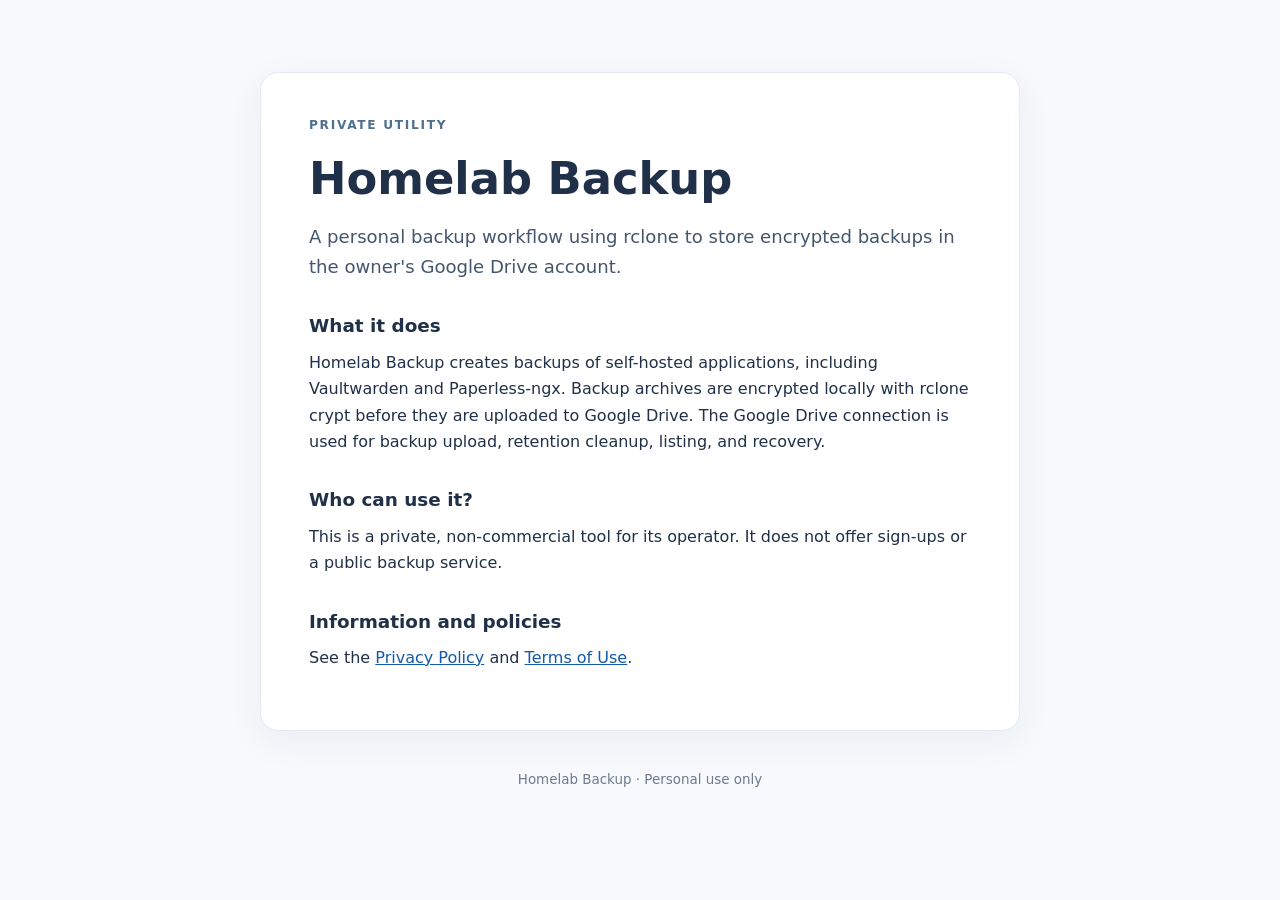
<file: index.html>
<!doctype html>
<html lang="en">
<head>
  <meta charset="utf-8">
  <meta name="viewport" content="width=device-width, initial-scale=1">
  <title>Homelab Backup — Personal Google Drive Backup Utility</title>
  <meta name="description" content="Information about a private rclone-based encrypted Google Drive backup utility.">
  <link rel="stylesheet" href="style.css">
</head>
<body>
  <main>
    <p class="eyebrow">PRIVATE UTILITY</p>
    <h1>Homelab Backup</h1>
    <p class="lead">A personal backup workflow using rclone to store encrypted backups in the owner's Google Drive account.</p>
    <h2>What it does</h2>
    <p>Homelab Backup creates backups of self-hosted applications, including Vaultwarden and Paperless-ngx. Backup archives are encrypted locally with rclone crypt before they are uploaded to Google Drive. The Google Drive connection is used for backup upload, retention cleanup, listing, and recovery.</p>
    <h2>Who can use it?</h2>
    <p>This is a private, non-commercial tool for its operator. It does not offer sign-ups or a public backup service.</p>
    <h2>Information and policies</h2>
    <p>See the <a href="privacy.html">Privacy Policy</a> and <a href="terms.html">Terms of Use</a>.</p>
  </main>
  <footer>Homelab Backup · Personal use only</footer>
</body>
</html>
</file>
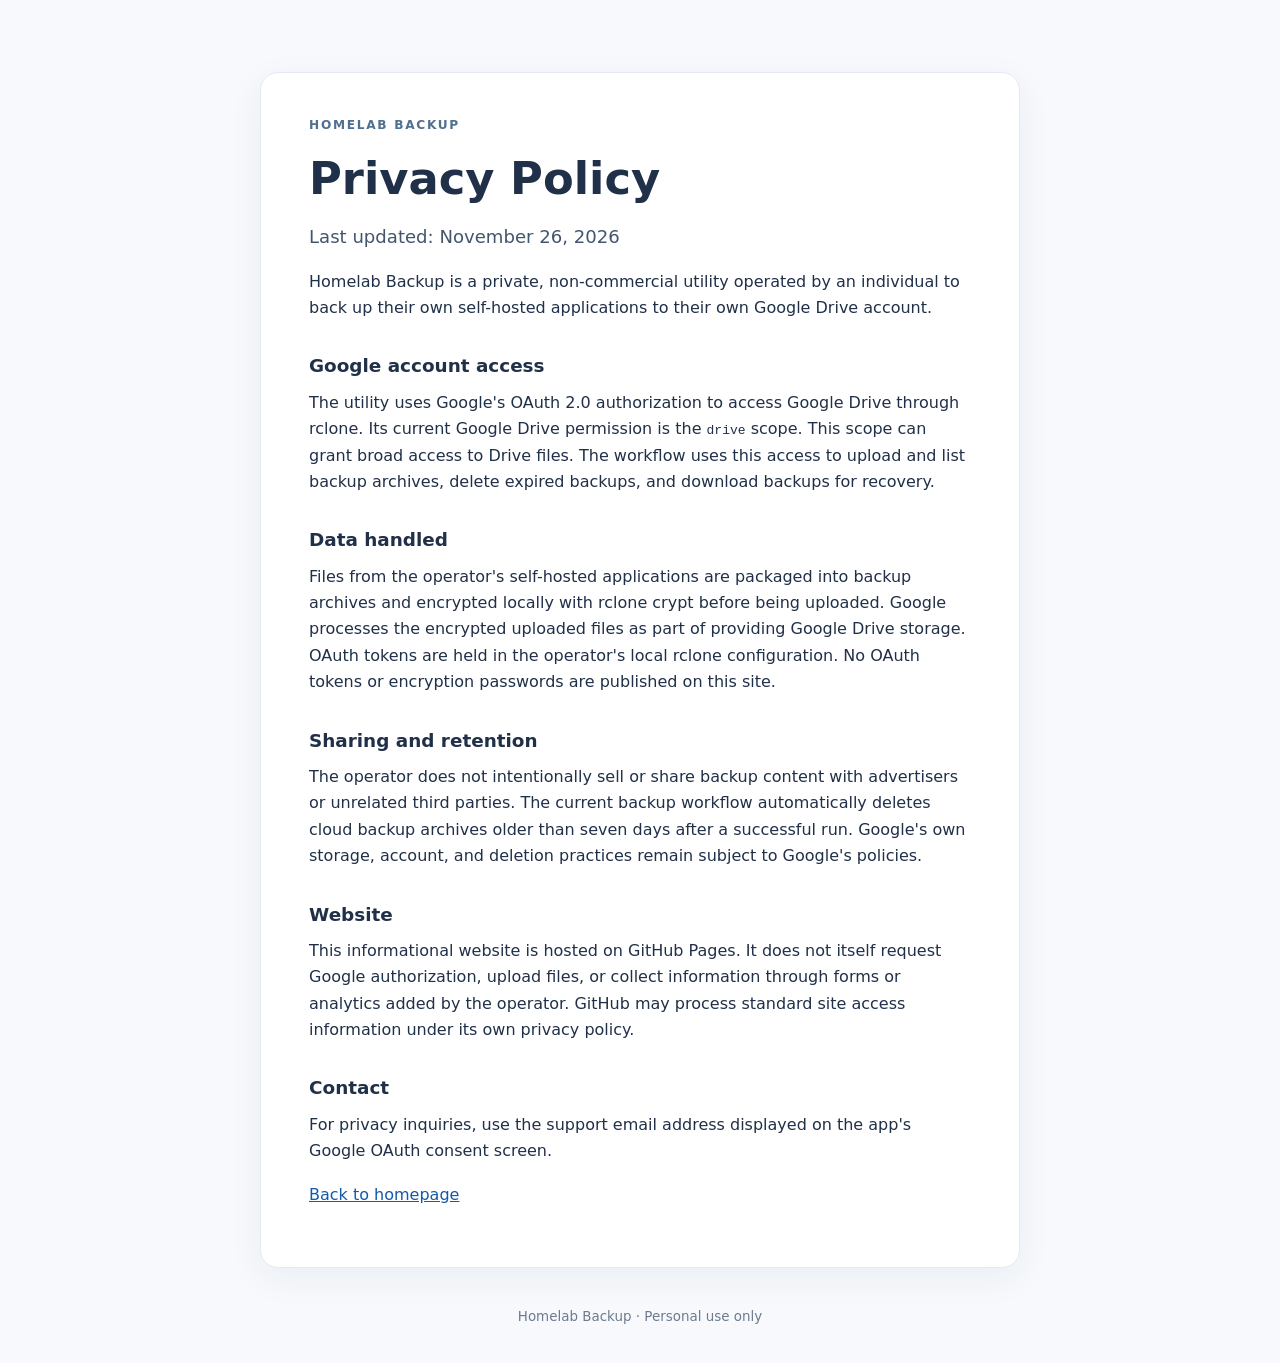
<file: privacy.html>
<!doctype html>
<html lang="en">
<head>
  <meta charset="utf-8">
  <meta name="viewport" content="width=device-width, initial-scale=1">
  <title>Privacy Policy — Homelab Backup</title>
  <link rel="stylesheet" href="style.css">
</head>
<body>
  <main>
    <p class="eyebrow">HOMELAB BACKUP</p>
    <h1>Privacy Policy</h1>
    <p class="lead">Last updated: November 26, 2026</p>
    <p>Homelab Backup is a private, non-commercial utility operated by an individual to back up their own self-hosted applications to their own Google Drive account.</p>
    <h2>Google account access</h2>
    <p>The utility uses Google's OAuth 2.0 authorization to access Google Drive through rclone. Its current Google Drive permission is the <code>drive</code> scope. This scope can grant broad access to Drive files. The workflow uses this access to upload and list backup archives, delete expired backups, and download backups for recovery.</p>
    <h2>Data handled</h2>
    <p>Files from the operator's self-hosted applications are packaged into backup archives and encrypted locally with rclone crypt before being uploaded. Google processes the encrypted uploaded files as part of providing Google Drive storage. OAuth tokens are held in the operator's local rclone configuration. No OAuth tokens or encryption passwords are published on this site.</p>
    <h2>Sharing and retention</h2>
    <p>The operator does not intentionally sell or share backup content with advertisers or unrelated third parties. The current backup workflow automatically deletes cloud backup archives older than seven days after a successful run. Google's own storage, account, and deletion practices remain subject to Google's policies.</p>
    <h2>Website</h2>
    <p>This informational website is hosted on GitHub Pages. It does not itself request Google authorization, upload files, or collect information through forms or analytics added by the operator. GitHub may process standard site access information under its own privacy policy.</p>
    <h2>Contact</h2>
    <p>For privacy inquiries, use the support email address displayed on the app's Google OAuth consent screen.</p>
    <p><a href="index.html">Back to homepage</a></p>
  </main>
  <footer>Homelab Backup · Personal use only</footer>
</body>
</html>
</file>
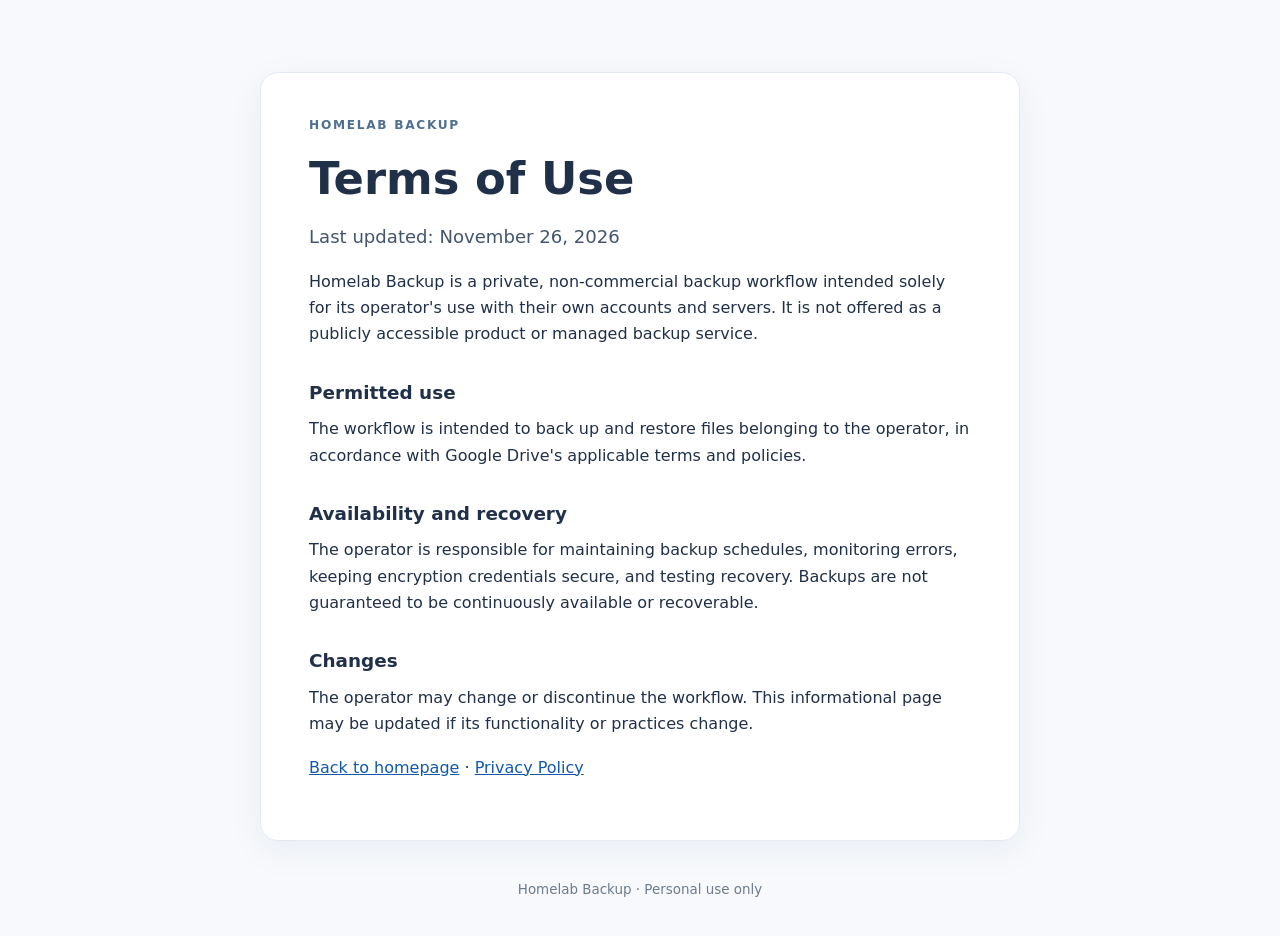
<file: terms.html>
<!doctype html>
<html lang="en">
<head>
  <meta charset="utf-8">
  <meta name="viewport" content="width=device-width, initial-scale=1">
  <title>Terms of Use — Homelab Backup</title>
  <link rel="stylesheet" href="style.css">
</head>
<body>
  <main>
    <p class="eyebrow">HOMELAB BACKUP</p>
    <h1>Terms of Use</h1>
    <p class="lead">Last updated: November 26, 2026</p>
    <p>Homelab Backup is a private, non-commercial backup workflow intended solely for its operator's use with their own accounts and servers. It is not offered as a publicly accessible product or managed backup service.</p>
    <h2>Permitted use</h2>
    <p>The workflow is intended to back up and restore files belonging to the operator, in accordance with Google Drive's applicable terms and policies.</p>
    <h2>Availability and recovery</h2>
    <p>The operator is responsible for maintaining backup schedules, monitoring errors, keeping encryption credentials secure, and testing recovery. Backups are not guaranteed to be continuously available or recoverable.</p>
    <h2>Changes</h2>
    <p>The operator may change or discontinue the workflow. This informational page may be updated if its functionality or practices change.</p>
    <p><a href="index.html">Back to homepage</a> · <a href="privacy.html">Privacy Policy</a></p>
  </main>
  <footer>Homelab Backup · Personal use only</footer>
</body>
</html>
</file>
<file: style.css>
:root { color-scheme: light; font-family: system-ui, -apple-system, Segoe UI, sans-serif; line-height: 1.65; background: #f7f9fc; color: #203048; }
* { box-sizing: border-box; }
body { margin: 0; }
main { max-width: 760px; margin: 72px auto 28px; padding: 42px 48px; background: #fff; border: 1px solid #e5eaf2; border-radius: 18px; box-shadow: 0 10px 36px rgba(24,45,78,.06); }
h1 { font-size: clamp(2rem, 5vw, 2.8rem); line-height: 1.2; margin: 0 0 16px; }
h2 { font-size: 1.15rem; margin: 30px 0 8px; }
p { margin: 0 0 17px; }
a { color: #1259ac; }
a:hover { text-decoration-thickness: 2px; }
.eyebrow { color: #507090; font-size: .76rem; font-weight: 750; letter-spacing: .14em; }
.lead { font-size: 1.13rem; color: #43566d; }
footer { text-align: center; font-size: .84rem; color: #6d7b8d; padding: 10px 20px 35px; }
@media (max-width: 650px) { main { margin: 15px; padding: 28px 24px; } }
</file>
